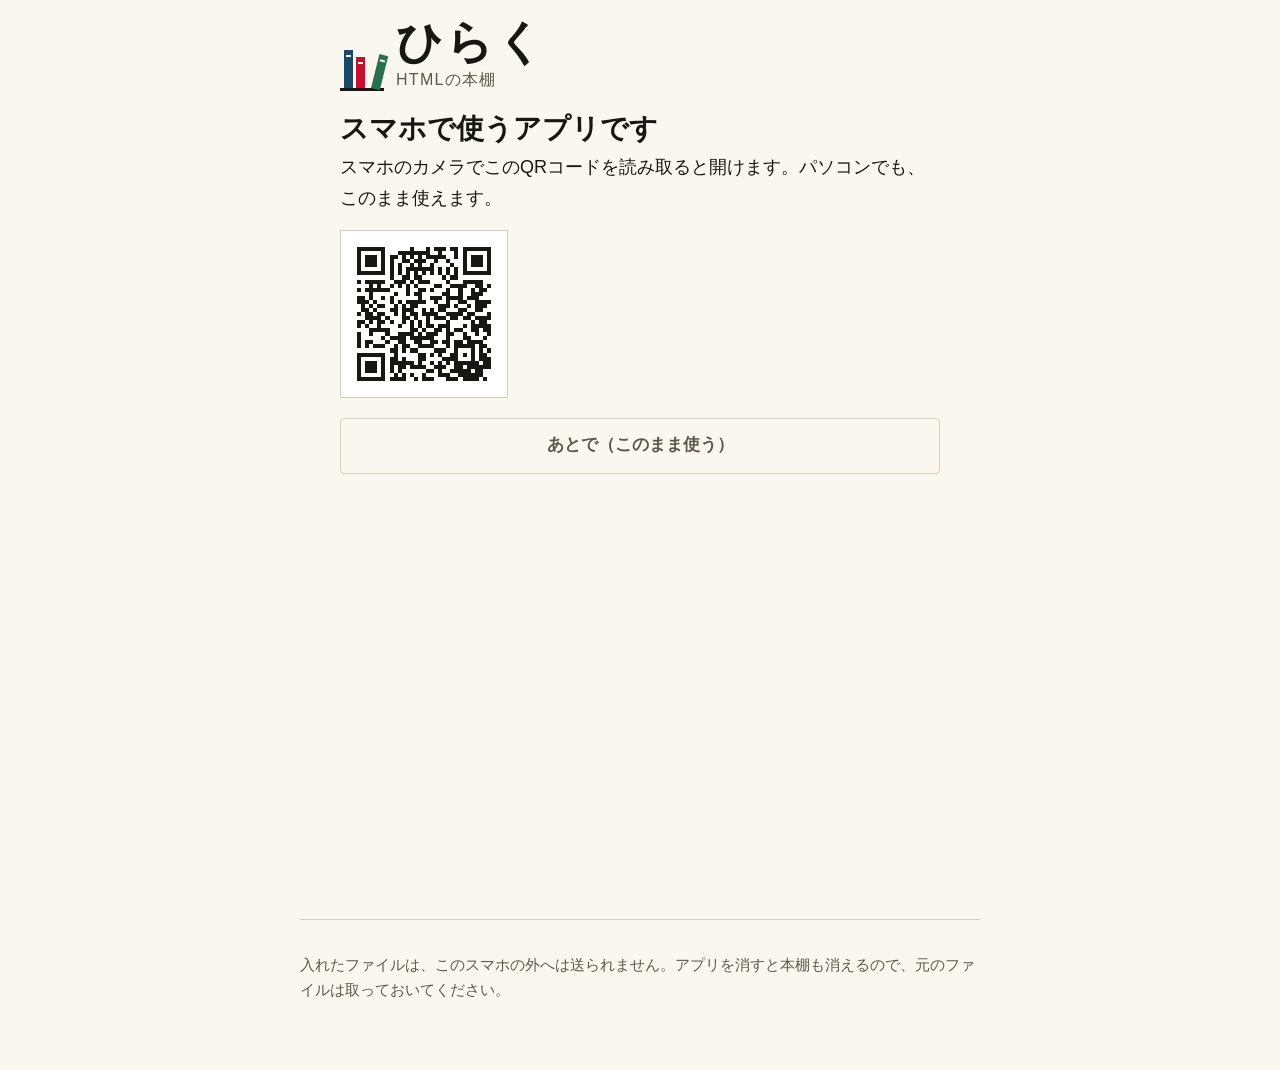
<file: index.html>
<!doctype html>
<html lang="ja">
<head>
<meta charset="utf-8">
<meta name="viewport" content="width=device-width, initial-scale=1, viewport-fit=cover">
<title>ひらく — HTMLの本棚</title>
<meta name="description" content="スマホでHTMLファイルをひらく本棚アプリ。入れたファイルはスマホの中だけに保存します。">
<meta name="theme-color" content="#faf7f0">
<meta name="mobile-web-app-capable" content="yes">
<meta name="apple-mobile-web-app-capable" content="yes">
<meta name="apple-mobile-web-app-title" content="ひらく">
<meta name="apple-mobile-web-app-status-bar-style" content="default">
<meta name="format-detection" content="telephone=no">
<link rel="manifest" href="manifest.webmanifest">
<link rel="icon" href="icons/icon-192.png" type="image/png">
<link rel="apple-touch-icon" href="icons/apple-touch-icon.png">
<link rel="stylesheet" href="app.css">
<script>
/* LINE の中で開かれたら、ふだんのブラウザ（Safari / Chrome）で開き直す（LINE 公式の openExternalBrowser=1） */
(function () {
  try {
    if (/\bLine\//i.test(navigator.userAgent) && !/[?&]openExternalBrowser=1/.test(location.search)) {
      location.replace(location.pathname + (location.search ? location.search + '&' : '?') + 'openExternalBrowser=1' + location.hash);
    }
  } catch (e) { /* そのまま */ }
})();
</script>
<script src="db.js"></script>
<script src="qr.js" defer></script>
<script type="module" src="app.js"></script>
</head>
<body>
<!-- SIGNATURE: 本棚の各行の左にある「背表紙」＝種類ごとの色帯＋縦書きの種類名（資料／アプリ／写真）。太さはファイルの大きさ -->
<!-- 例外: 手順の図（.fig）は空状態の飾り絵ではなく、押す所を示す説明図（スマホが苦手な人向けの勝利条件） -->

<main id="shelf" class="screen">
  <header class="top">
    <div class="brand">
      <div class="brand-mark" aria-hidden="true"><i></i><i></i><i></i></div>
      <div>
        <h1>ひらく</h1>
        <p>HTMLの本棚</p>
      </div>
    </div>
    <button class="btn-icon-text" id="toSettings" type="button">せってい</button>
  </header>

  <div class="strip" id="strip" hidden>
    <p>まだホーム画面に追加していません。<b>先に追加</b>してから、ファイルを入れてください。</p>
    <button type="button" id="stripBtn">追加のしかたを見る</button>
  </div>

  <div class="primary-wrap">
    <button id="pick" class="btn-primary" type="button" data-icon="plus">ファイルを入れる</button>
    <p class="hint">LINEなどで届いた資料やアプリのファイルを入れます。入れたファイルは、このスマホの中だけに保存されます。</p>
  </div>

  <div id="notice" aria-live="polite"></div>

  <div class="shelf-head"><h2>本棚</h2><span id="count"></span></div>
  <input id="filter" class="shelf-filter" type="search" placeholder="本棚の中を さがす" enterkeyhint="search" hidden>
  <ul id="list" class="shelf-list"></ul>

  <details class="howto" id="howto">
    <summary>LINEで届いたファイルの入れ方</summary>
    <div class="tabs" role="tablist">
      <button type="button" role="tab" data-os="ios">iPhone</button>
      <button type="button" role="tab" data-os="android">Android</button>
    </div>
    <ol class="steps" data-for="ios">
      <li><p>LINEのトークで、届いたファイルを押して開きます。</p></li>
      <li><p>共有ボタン<span class="ico-inline" data-icon="share"></span>を押し、<b>「“ファイル”に保存」</b>を選んで保存します。<span class="sub">保存する場所は「このiPhone内」がおすすめです。</span></p></li>
      <li><p>ひらくに戻って<b>「ファイルを入れる」</b>を押し、いま保存したファイルを選びます。<span class="sub">見つからないときは、下の「最近使った項目」を押してください。</span></p></li>
    </ol>
    <ol class="steps" data-for="android" hidden>
      <li><p>LINEのトークで、届いたファイルを押して保存します。</p></li>
      <li><p>ひらくに戻って<b>「ファイルを入れる」</b>を押し、<b>「ダウンロード」</b>の中から選びます。</p></li>
      <li><p>ファイルの<b>「共有」</b>に「ひらく」が出る機種では、そこから直接入れることもできます。</p></li>
    </ol>
  </details>

  <p class="foot">入れたファイルは、このスマホの外へは送られません。アプリを消すと本棚も消えるので、元のファイルは取っておいてください。</p>
</main>

<section id="viewer" hidden aria-label="表示">
  <header class="vbar">
    <button class="vback" id="vBack" type="button" data-icon="back">本棚</button>
    <div class="vtitle" id="vTitle"></div>
  </header>
  <div class="vsearch" id="vSearch" hidden>
    <span class="qwrap"><input id="q" type="search" placeholder="さがす言葉" enterkeyhint="search" autocomplete="off" aria-label="さがす言葉"><span class="count" id="qCount" aria-live="polite"></span></span>
    <button class="sq" id="qPrev" type="button">前へ</button>
    <button class="sq" id="qNext" type="button">次へ</button>
    <button class="sq" id="qClose" type="button" aria-label="さがすのをやめる">とじる</button>
  </div>
  <div class="vbanner" id="vBanner" aria-live="polite"></div>
  <div class="vbox" id="vBox"></div>
  <nav class="vtools" aria-label="表示の道具">
    <button type="button" id="tToc" data-icon="toc">目次</button>
    <button type="button" id="tFind" data-icon="search">さがす</button>
    <button type="button" id="tSize" data-icon="text">文字</button>
    <button type="button" id="tShare" data-icon="share">送る</button>
    <button type="button" id="tMore" data-icon="more">その他</button>
  </nav>
</section>

<section id="settings" class="screen" hidden>
  <div class="sbar">
    <button class="vback" id="sBack" type="button" data-icon="back">本棚</button>
    <h2>せってい</h2>
  </div>
  <div id="sBody"></div>
</section>

<input type="file" id="file" multiple hidden>
</body>
</html>
<!-- Created by : Yoshihito Shirasu -->
</file>
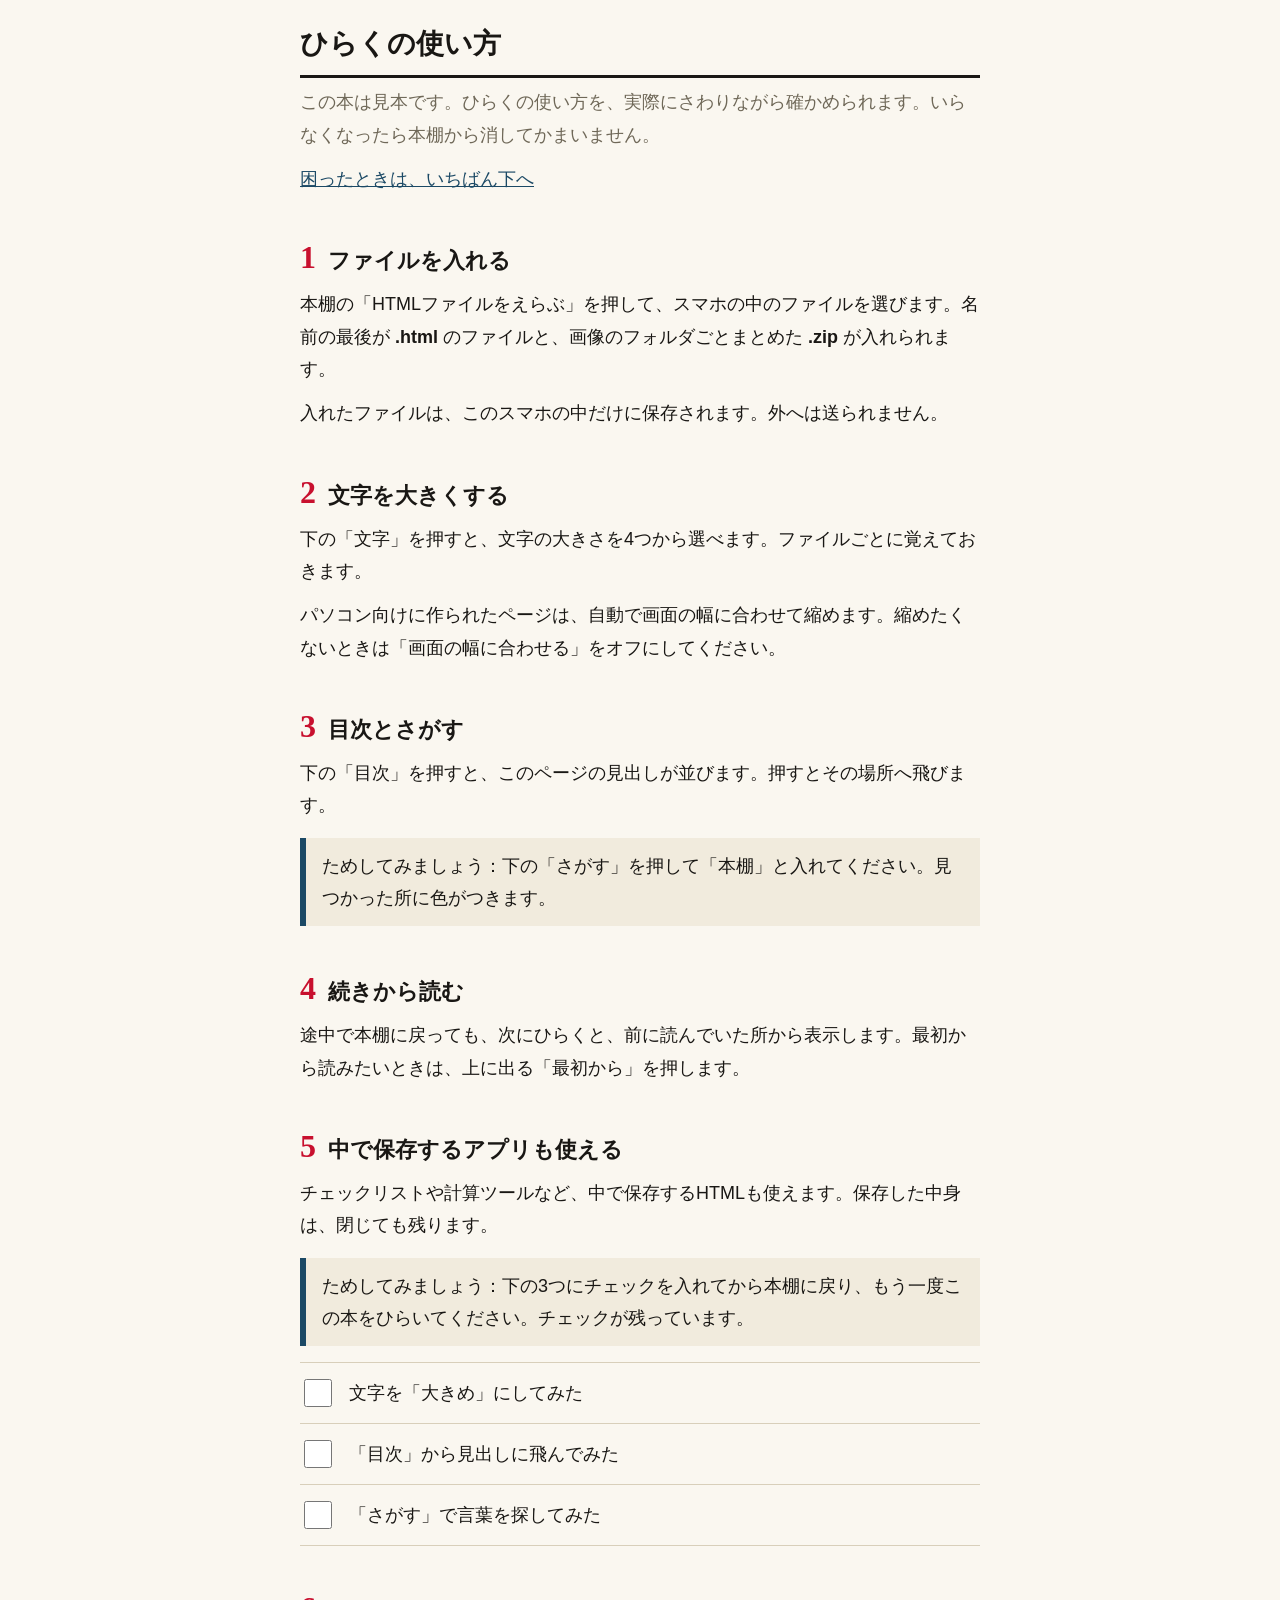
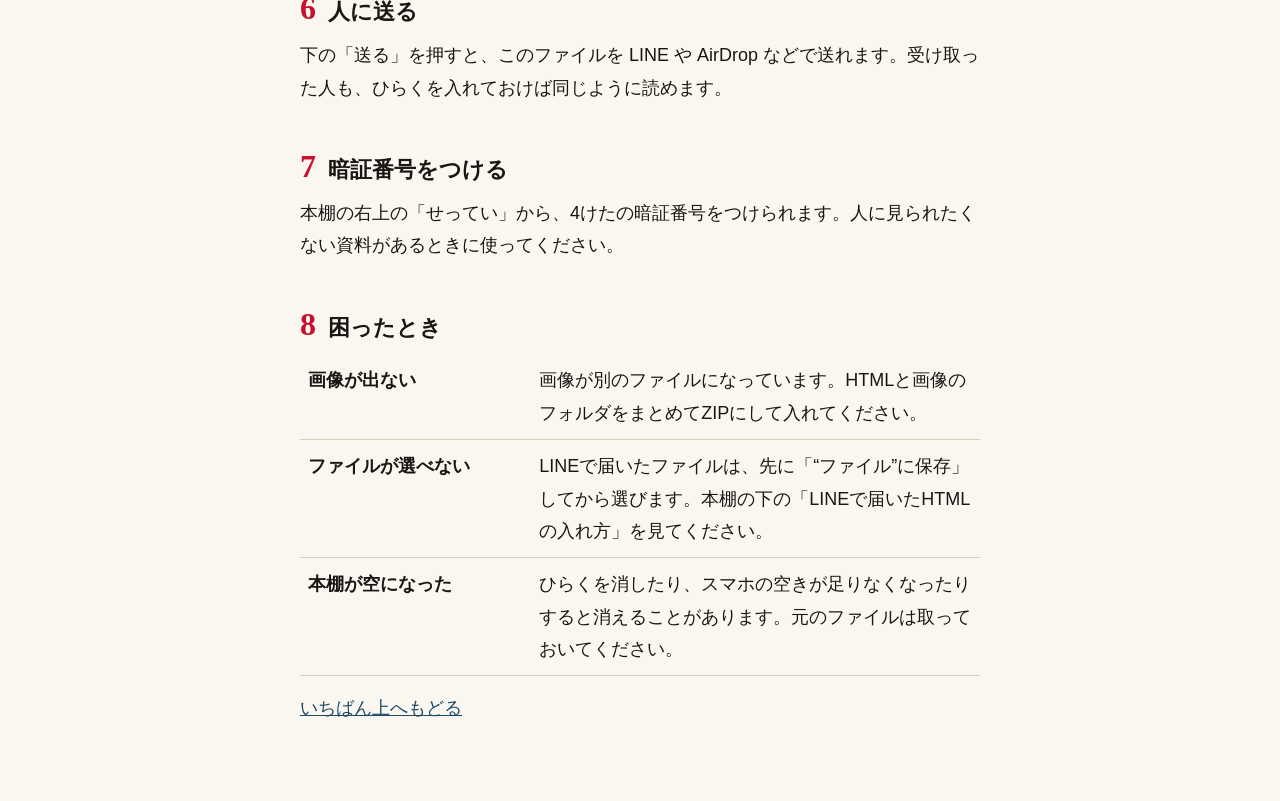
<file: sample/guide.html>
<!doctype html>
<html lang="ja">
<head>
<meta charset="utf-8">
<meta name="viewport" content="width=device-width, initial-scale=1">
<title>ひらくの使い方（さわって確かめる見本）</title>
<style>
  :root { --paper: #faf7f0; --paper2: #f1ebdd; --ink: #191714; --muted: #6f6858; --line: #d8cfba; --accent: #C8102E; --accent2: #1B4965; --ok: #2A6F4E; }
  body { margin: 0; background: var(--paper); color: var(--ink); font: 18px/1.8 "Hiragino Sans", "Hiragino Kaku Gothic ProN", "Noto Sans JP", "Yu Gothic", sans-serif; }
  main { max-width: 680px; margin: 0 auto; padding: 24px 20px 64px; }
  h1 { font: 700 28px/1.4 "Hiragino Mincho ProN", "Yu Mincho", "Noto Serif JP", serif; margin: 0 0 8px; padding-bottom: 12px; border-bottom: 3px solid var(--ink); }
  h2 { display: flex; gap: 12px; align-items: baseline; font: 700 22px/1.4 "Hiragino Mincho ProN", "Yu Mincho", "Noto Serif JP", serif; margin: 40px 0 8px; }
  h2 span { color: var(--accent); font-size: 32px; }
  p { margin: 0 0 12px; }
  .lead { color: var(--muted); }
  .point { margin: 16px 0; padding: 12px 16px; border-left: 6px solid var(--accent2); background: var(--paper2); }
  .check { list-style: none; padding: 0; margin: 12px 0; border-top: 1px solid var(--line); }
  .check label { display: flex; gap: 14px; align-items: center; min-height: 60px; border-bottom: 1px solid var(--line); }
  .check input { width: 28px; height: 28px; accent-color: var(--ok); flex: none; }
  .done { color: var(--ok); font-weight: 700; }
  a { color: var(--accent2); }
  table { border-collapse: collapse; width: 100%; margin: 8px 0 16px; }
  th, td { text-align: left; vertical-align: top; padding: 10px 8px; border-bottom: 1px solid var(--line); }
  th { width: 34%; font-weight: 700; }
</style>
</head>
<body>
<main>
  <h1>ひらくの使い方</h1>
  <p class="lead">この本は見本です。ひらくの使い方を、実際にさわりながら確かめられます。いらなくなったら本棚から消してかまいません。</p>
  <p><a href="#trouble">困ったときは、いちばん下へ</a></p>

  <h2><span>1</span>ファイルを入れる</h2>
  <p>本棚の「HTMLファイルをえらぶ」を押して、スマホの中のファイルを選びます。名前の最後が <b>.html</b> のファイルと、画像のフォルダごとまとめた <b>.zip</b> が入れられます。</p>
  <p>入れたファイルは、このスマホの中だけに保存されます。外へは送られません。</p>

  <h2><span>2</span>文字を大きくする</h2>
  <p>下の「文字」を押すと、文字の大きさを4つから選べます。ファイルごとに覚えておきます。</p>
  <p>パソコン向けに作られたページは、自動で画面の幅に合わせて縮めます。縮めたくないときは「画面の幅に合わせる」をオフにしてください。</p>

  <h2><span>3</span>目次とさがす</h2>
  <p>下の「目次」を押すと、このページの見出しが並びます。押すとその場所へ飛びます。</p>
  <div class="point">ためしてみましょう：下の「さがす」を押して「本棚」と入れてください。見つかった所に色がつきます。</div>

  <h2><span>4</span>続きから読む</h2>
  <p>途中で本棚に戻っても、次にひらくと、前に読んでいた所から表示します。最初から読みたいときは、上に出る「最初から」を押します。</p>

  <h2><span>5</span>中で保存するアプリも使える</h2>
  <p>チェックリストや計算ツールなど、中で保存するHTMLも使えます。保存した中身は、閉じても残ります。</p>
  <div class="point">ためしてみましょう：下の3つにチェックを入れてから本棚に戻り、もう一度この本をひらいてください。チェックが残っています。</div>
  <ul class="check" id="check">
    <li><label><input type="checkbox" data-k="a">文字を「大きめ」にしてみた</label></li>
    <li><label><input type="checkbox" data-k="b">「目次」から見出しに飛んでみた</label></li>
    <li><label><input type="checkbox" data-k="c">「さがす」で言葉を探してみた</label></li>
  </ul>
  <p id="checkMsg"></p>

  <h2><span>6</span>人に送る</h2>
  <p>下の「送る」を押すと、このファイルを LINE や AirDrop などで送れます。受け取った人も、ひらくを入れておけば同じように読めます。</p>

  <h2><span>7</span>暗証番号をつける</h2>
  <p>本棚の右上の「せってい」から、4けたの暗証番号をつけられます。人に見られたくない資料があるときに使ってください。</p>

  <h2 id="trouble"><span>8</span>困ったとき</h2>
  <table>
    <tr><th>画像が出ない</th><td>画像が別のファイルになっています。HTMLと画像のフォルダをまとめてZIPにして入れてください。</td></tr>
    <tr><th>ファイルが選べない</th><td>LINEで届いたファイルは、先に「“ファイル”に保存」してから選びます。本棚の下の「LINEで届いたHTMLの入れ方」を見てください。</td></tr>
    <tr><th>本棚が空になった</th><td>ひらくを消したり、スマホの空きが足りなくなったりすると消えることがあります。元のファイルは取っておいてください。</td></tr>
  </table>
  <p><a href="#">いちばん上へもどる</a></p>
</main>
<script>
  (function () {
    var KEY = 'hiraku-guide-check';
    var saved = {};
    try { saved = JSON.parse(localStorage.getItem(KEY) || '{}'); } catch (e) { saved = {}; }
    var boxes = document.querySelectorAll('#check input');
    function paint() {
      var n = 0;
      boxes.forEach(function (b) { if (b.checked) n++; });
      var msg = document.getElementById('checkMsg');
      msg.textContent = n === 3 ? 'ぜんぶできました。これで使い方はばっちりです。' : (n ? n + ' / 3 できました。' : '');
      msg.className = n === 3 ? 'done' : '';
    }
    boxes.forEach(function (b) {
      b.checked = !!saved[b.dataset.k];
      b.addEventListener('change', function () {
        saved[b.dataset.k] = b.checked;
        try { localStorage.setItem(KEY, JSON.stringify(saved)); } catch (e) { /* 保存できない */ }
        paint();
      });
    });
    paint();
  })();
</script>
</body>
</html>
<!-- Created by : Yoshihito Shirasu -->
</file>
<file: app.css>
/* ひらく — 画面の見た目
   色・角丸は ZC Design System「エディトリアル誌風」の値（tokens.css）をそのまま写したもの。
   SIGNATURE: 本棚の各行の左にある「背表紙」＝種類ごとの色帯＋縦書きの種類名（資料／アプリ／セット）
   書体の例外: 和文は端末の標準書体（ヒラギノ／Noto）。スマホが苦手な方の読みやすさと、
   電波が無くても同じ見た目で開けることを優先し、Webフォントは読み込まない。 */
:root {
  --paper: #faf7f0; --paper2: #f1ebdd; --ink: #191714; --muted: #5e574a;
  --line: #d8cfba; --accent: #C8102E; --accent2: #1B4965; --gold: #c2a15a;
  --ok: #2A6F4E; --warn: #9C6B1F; --err: #B3261E;
  --shadow: 0 1px 0 rgba(25,23,20,.06), 0 12px 32px -18px rgba(25,23,20,.35);
  --ring: rgba(200,16,46,.28);
  --r-ctl: 4px; --r-card: 8px;
  --font-body: "Hiragino Sans", "Hiragino Kaku Gothic ProN", "Noto Sans JP", "Noto Sans CJK JP", "Yu Gothic", "Meiryo", sans-serif;
  --font-display: "Hiragino Mincho ProN", "Yu Mincho", "Noto Serif JP", "Noto Serif CJK JP", serif;
  --top: env(safe-area-inset-top, 0px);
  --bottom: env(safe-area-inset-bottom, 0px);
  color-scheme: light;
}
* { box-sizing: border-box; }
html, body { margin: 0; height: 100%; }
body {
  background: var(--paper); color: var(--ink);
  font: 18px/1.7 var(--font-body);
  -webkit-text-size-adjust: 100%; text-size-adjust: 100%;
  -webkit-tap-highlight-color: transparent;
  overscroll-behavior-y: none;
}
button, input { font: inherit; color: inherit; }
button { cursor: pointer; -webkit-user-select: none; user-select: none; touch-action: manipulation; }
:focus-visible { outline: 3px solid var(--ring); outline-offset: 2px; }
[hidden] { display: none !important; }
svg { flex: none; }

.screen { min-height: 100%; }

/* ---------- 本棚 ---------- */
#shelf { max-width: 720px; margin: 0 auto; padding: calc(var(--top) + 20px) 20px calc(var(--bottom) + 52px); }
.top { display: flex; align-items: flex-end; justify-content: space-between; gap: 12px; padding-bottom: 20px; border-bottom: 3px solid var(--ink); }
.brand { display: flex; align-items: flex-end; gap: 12px; }
/* 小さな本棚：3冊（1冊は立てかけ）＋棚板。題箋の白い線で「本の背」と分かるようにする */
.brand-mark { display: flex; gap: 3px; height: 46px; align-items: flex-end; padding: 0 4px; margin-bottom: 6px; border-bottom: 3px solid var(--ink); }
.brand-mark i { display: block; width: 9px; position: relative; }
.brand-mark i::before { content: ""; position: absolute; left: 2px; right: 2px; top: 5px; height: 2px; background: var(--paper); }
.brand-mark i:nth-child(1) { height: 38px; background: var(--accent2); }
.brand-mark i:nth-child(2) { height: 31px; background: var(--accent); }
.brand-mark i:nth-child(3) { height: 35px; background: var(--ok); margin-left: 3px; transform: rotate(14deg); transform-origin: 0 100%; }
.brand h1 { margin: 0; font: 700 38px/1 var(--font-display); letter-spacing: .06em; }
.brand p { margin: 0 0 4px; font-size: 16px; color: var(--muted); letter-spacing: .08em; }

.strip { display: flex; flex-direction: column; gap: 8px; margin-top: 16px; padding: 12px 16px; border-left: 6px solid var(--accent); background: var(--paper2); }
.strip p { margin: 0; font-size: 17px; }
.strip button { align-self: flex-start; min-height: 56px; padding: 0 20px; background: var(--accent); color: #fff; border: 0; border-radius: var(--r-ctl); font-size: 17px; font-weight: 700; }
.btn-icon-text { display: inline-flex; align-items: center; gap: 6px; min-height: 56px; padding: 0 16px; background: none; border: 1px solid var(--line); border-radius: var(--r-ctl); font-size: 16px; font-weight: 700; color: var(--ink); }

.primary-wrap { padding: 20px 0 12px; }
.btn-primary {
  display: flex; align-items: center; justify-content: center; gap: 10px; width: 100%; min-height: 68px;
  background: var(--accent2); color: #fff; border: 0; border-radius: var(--r-card);
  font-size: 21px; font-weight: 700; letter-spacing: .04em;
}
.btn-primary:active { filter: brightness(.9); }
.hint { margin: 8px 0 0; font-size: 18px; color: var(--muted); line-height: 1.6; }

.banner { display: flex; flex-direction: column; gap: 8px; margin: 12px 0; padding: 12px 16px; border-left: 6px solid var(--accent2); background: var(--paper2); font-size: 17px; line-height: 1.6; }
.banner.err { border-left-color: var(--err); }
.banner.ok { border-left-color: var(--ok); }
.banner p { margin: 0; }
.banner .acts { display: flex; gap: 8px; justify-content: flex-end; flex-wrap: wrap; }
.banner button { min-height: 56px; padding: 0 18px; background: #fff; border: 1px solid var(--line); border-radius: var(--r-ctl); font-weight: 700; font-size: 16px; }
/* 板・案内・ロックが出ている間は、後ろの本棚を動かさない */
body:has(.install), body:has(.lock), body:has(.sheet-back) { overflow: hidden; }

.shelf-head { display: flex; align-items: baseline; justify-content: space-between; margin: 20px 0 0; }
.shelf-head h2 { margin: 0; font: 700 20px/1.4 var(--font-display); letter-spacing: .06em; }
.shelf-head span { font-size: 16px; color: var(--muted); font-variant-numeric: tabular-nums; }
.shelf-filter { width: 100%; min-height: 52px; margin-top: 12px; padding: 0 16px; border: 1px solid var(--line); border-radius: var(--r-ctl); background: #fff; font-size: 18px; }

/* 本棚＝行の高さいっぱいの背表紙が左に並び、いちばん下に太い棚板 */
.shelf-list { list-style: none; margin: 12px 0 0; padding: 0; border-top: 1px solid var(--line); border-bottom: 6px solid var(--ink); }
.book { display: flex; align-items: stretch; min-height: 104px; border-bottom: 1px solid var(--line); }
.book:last-child { border-bottom: 0; }
.book-open { flex: 1; display: flex; align-items: stretch; gap: 0; min-width: 0; padding: 0; background: none; border: 0; text-align: left; }
.book-open:active { background: var(--paper2); }
.spine {
  position: relative; flex: none; width: var(--w, 50px); display: flex; align-items: center; justify-content: center;
  writing-mode: vertical-rl; text-orientation: upright;
  color: #fff; font: 700 16px/1 var(--font-body); letter-spacing: .2em;
}
/* 題箋の線（天と地） */
.spine::before, .spine::after { content: ""; position: absolute; left: 7px; right: 7px; height: 2px; background: rgba(250, 247, 240, .6); }
.spine::before { top: 10px; }
.spine::after { bottom: 10px; }
.spine.k-資料 { background: var(--accent2); }
.spine.k-アプリ { background: var(--accent); }
.spine.k-写真 { background: var(--ok); }
.book-body { flex: 1; min-width: 0; padding: 12px 8px 12px 16px; display: flex; flex-direction: column; justify-content: center; gap: 4px; }
.book-title { font: 700 19px/1.45 var(--font-display); display: -webkit-box; -webkit-line-clamp: 2; -webkit-box-orient: vertical; overflow: hidden; word-break: break-all; }
.book-meta { font-size: 17px; color: var(--muted); font-variant-numeric: tabular-nums; }
.book-meta b { color: var(--accent); font-weight: 700; }
.book-more { flex: none; width: 68px; background: none; border: 0; border-left: 1px solid var(--line); color: var(--muted); display: flex; flex-direction: column; align-items: center; justify-content: center; gap: 2px; padding: 0; font-size: 14px; font-weight: 700; white-space: nowrap; }
.book-more:active { background: var(--paper2); }
.book.new .book-title::after { content: "　新しく入れました"; font: 700 14px var(--font-body); color: var(--accent); }

.howto { margin-top: 32px; border-top: 3px solid var(--ink); }
.howto summary { list-style: none; display: flex; align-items: center; justify-content: space-between; min-height: 64px; font: 700 20px/1.4 var(--font-display); cursor: pointer; }
.howto summary::-webkit-details-marker { display: none; }
.howto summary::after { content: "ひらく ▾"; font: 700 15px var(--font-body); color: var(--accent2); }
.howto[open] summary::after { content: "とじる ▴"; }
.tabs { display: flex; gap: 8px; margin: 4px 0 12px; }
.tabs button { flex: 1; min-height: 52px; border: 1px solid var(--line); background: #fff; border-radius: var(--r-ctl); font-weight: 700; }
.tabs button[aria-selected="true"] { background: var(--ink); color: #fff; border-color: var(--ink); }
.steps { list-style: none; margin: 0; padding: 0; counter-reset: s; }
.steps li { position: relative; display: flex; gap: 16px; align-items: flex-start; padding: 16px 0; border-bottom: 1px solid var(--line); }
.steps li::before { counter-increment: s; content: counter(s); flex: none; width: 44px; font: 700 40px/1 var(--font-display); color: var(--accent); text-align: center; }
.steps p { margin: 0; }
.steps.alt li::before { content: counter(s, katakana); font-size: 30px; color: var(--accent2); }
.steps .sub { display: block; margin-top: 4px; font-size: 16px; color: var(--muted); }
.ico-inline { display: inline-flex; vertical-align: -6px; width: 30px; height: 30px; align-items: center; justify-content: center; border: 1px solid var(--line); border-radius: var(--r-ctl); background: #fff; color: var(--accent2); margin: 0 2px; }
.foot { margin-top: 32px; font-size: 15px; color: var(--muted); }

/* ---------- 表示 ---------- */
#viewer { position: fixed; inset: 0; display: flex; flex-direction: column; background: var(--paper); z-index: 10; }
.vbar { flex: none; display: flex; align-items: center; gap: 4px; min-height: 56px; padding: var(--top) 8px 0 4px; border-bottom: 1px solid var(--line); background: var(--paper); }
.vback { display: inline-flex; align-items: center; gap: 2px; min-height: 52px; padding: 0 12px 0 4px; background: none; border: 0; font-size: 17px; font-weight: 700; color: var(--accent2); }
.vtitle { flex: 1; min-width: 0; font: 700 16px/1.3 var(--font-display); white-space: nowrap; overflow: hidden; text-overflow: ellipsis; }
.vsearch { flex: none; display: flex; align-items: center; gap: 6px; padding: 8px; border-bottom: 1px solid var(--line); background: var(--paper2); }
.vsearch .qwrap { position: relative; flex: 1; min-width: 0; }
.vsearch input { width: 100%; min-height: 56px; padding: 0 76px 0 12px; border: 1px solid var(--line); border-radius: var(--r-ctl); background: #fff; font-size: 18px; }
.vsearch .count { position: absolute; right: 10px; top: 50%; transform: translateY(-50%); font-size: 16px; font-weight: 700; font-variant-numeric: tabular-nums; color: var(--muted); pointer-events: none; }
.sq { flex: none; min-width: 58px; height: 56px; padding: 0 8px; display: inline-flex; align-items: center; justify-content: center; background: #fff; border: 1px solid var(--line); border-radius: var(--r-ctl); font-size: 16px; font-weight: 700; }
.vbanner .banner { margin: 0; border-radius: 0; }
.vbox { flex: 1; position: relative; background: #fff; min-height: 0; overflow: hidden; }
.vbox iframe { position: absolute; top: 0; left: 0; width: 100%; height: 100%; border: 0; display: block; background: #fff; transform-origin: 0 0; }
.vstatus { position: absolute; inset: 0; display: flex; align-items: center; justify-content: center; padding: 20px; background: var(--paper); font-size: 18px; color: var(--muted); text-align: center; }
.vtools { flex: none; display: grid; grid-template-columns: repeat(5, 1fr); border-top: 1px solid var(--line); background: var(--paper); padding-bottom: var(--bottom); }
.vtools button { min-height: 72px; display: flex; flex-direction: column; align-items: center; justify-content: center; gap: 2px; background: none; border: 0; font-size: 18px; font-weight: 700; color: var(--ink); }
.vtools button:active { background: var(--paper2); }
.vtools button[aria-pressed="true"] { color: var(--accent); }
#viewer.full .vbar, #viewer.full .vtools, #viewer.full .vsearch { display: none; }
.unfull { position: absolute; top: calc(var(--top) + 8px); right: 8px; z-index: 3; min-height: 56px; padding: 0 14px; background: rgba(25,23,20,.78); color: #fff; border: 0; border-radius: var(--r-ctl); font-size: 15px; font-weight: 700; }

/* ---------- 下から出る板 ---------- */
.sheet-back { position: fixed; inset: 0; z-index: 40; background: rgba(25,23,20,.45); display: flex; align-items: flex-end; justify-content: center; }
.sheet { width: 100%; max-width: 640px; max-height: 86vh; overflow: auto; background: var(--paper); border-radius: var(--r-card) var(--r-card) 0 0; box-shadow: var(--shadow); padding: 8px 20px calc(var(--bottom) + 20px); -webkit-overflow-scrolling: touch; }
.sheet-head { position: sticky; top: -8px; display: flex; align-items: center; justify-content: space-between; gap: 12px; padding: 12px 0; background: var(--paper); border-bottom: 1px solid var(--line); }
.sheet-head h3 { margin: 0; font: 700 20px/1.4 var(--font-display); }
.sheet-head button { min-height: 56px; padding: 0 18px; background: #fff; border: 1px solid var(--line); border-radius: var(--r-ctl); font-weight: 700; font-size: 16px; }
.menu { list-style: none; margin: 0; padding: 0; }
.menu button { width: 100%; display: flex; align-items: center; gap: 14px; min-height: 64px; padding: 0 4px; background: none; border: 0; border-bottom: 1px solid var(--line); font-size: 18px; font-weight: 700; text-align: left; }
.menu button:active { background: var(--paper2); }
.menu button.danger { color: var(--err); }
.menu .lv2 { padding-left: 24px; font-weight: 400; }
.menu .lv3 { padding-left: 44px; font-weight: 400; font-size: 17px; }
.empty { padding: 20px 0; color: var(--muted); }
.sizes { display: grid; grid-template-columns: repeat(2, 1fr); gap: 8px; margin: 16px 0; }
.sizes button { min-height: 88px; display: flex; align-items: center; justify-content: center; gap: 12px; background: #fff; border: 1px solid var(--line); border-radius: var(--r-ctl); font-size: 17px; font-weight: 700; }
.sizes button b { font: 700 var(--fs) / 1 var(--font-display); }
.sizes button[aria-pressed="true"] { border: 3px solid var(--accent); }
.fitbox { padding: 12px 0 16px; border-top: 1px solid var(--line); border-bottom: 1px solid var(--line); }
.fitbox p { margin: 0 0 10px; }
.fitbox small { display: block; font-size: 16px; color: var(--muted); line-height: 1.5; }
.dest { margin: 16px 0 4px; font: 700 22px/1.4 var(--font-display); word-break: break-all; }
.small-url { font-size: 14px; word-break: break-all; color: var(--muted); }
.fig { display: block; max-width: 320px; margin-top: 10px; }
.fig svg { display: block; width: 100%; height: auto; font-family: var(--font-body); }
.install-sub { margin: 28px 0 0; font: 700 20px/1.4 var(--font-display); }
.switch { display: flex; align-items: center; justify-content: space-between; gap: 16px; min-height: 72px; padding: 8px 0; border-top: 1px solid var(--line); border-bottom: 1px solid var(--line); }
.switch p { margin: 0; }
.switch small { display: block; font-size: 15px; color: var(--muted); line-height: 1.5; }
.switch button { flex: none; min-width: 88px; min-height: 52px; border-radius: var(--r-ctl); border: 1px solid var(--line); background: #fff; font-weight: 700; }
.switch button[aria-pressed="true"] { background: var(--ok); color: #fff; border-color: var(--ok); }
.field { width: 100%; min-height: 56px; margin: 16px 0; padding: 0 14px; border: 1px solid var(--line); border-radius: var(--r-ctl); background: #fff; font-size: 18px; }
.row-btns { display: flex; gap: 8px; margin-top: 8px; }
.row-btns button { flex: 1; min-height: 60px; border-radius: var(--r-ctl); border: 1px solid var(--line); background: #fff; font-size: 18px; font-weight: 700; }
.row-btns .go { background: var(--accent2); color: #fff; border-color: var(--accent2); }
.row-btns .bad { background: var(--err); color: #fff; border-color: var(--err); }

/* ---------- せってい ---------- */
#settings { max-width: 720px; margin: 0 auto; padding: calc(var(--top) + 8px) 20px calc(var(--bottom) + 52px); }
.sbar { display: flex; align-items: center; gap: 8px; min-height: 60px; border-bottom: 3px solid var(--ink); }
.sbar h2 { margin: 0; font: 700 24px/1.3 var(--font-display); }
.sect { padding: 20px 0; border-bottom: 1px solid var(--line); }
.sect h3 { margin: 0 0 8px; font: 700 20px/1.4 var(--font-display); }
.sect p { margin: 0 0 12px; }
.sect .muted { color: var(--muted); font-size: 17px; }
.choice { display: flex; gap: 8px; flex-wrap: wrap; }
.choice button { flex: 1 1 0; min-height: 56px; border: 1px solid var(--line); background: #fff; border-radius: var(--r-ctl); font-weight: 700; }
.choice button[aria-pressed="true"] { border: 3px solid var(--accent); }
.stack { display: grid; gap: 8px; }
.stack button { min-height: 60px; border: 1px solid var(--line); background: #fff; border-radius: var(--r-ctl); font-size: 18px; font-weight: 700; }
.stack .go { background: var(--accent2); color: #fff; border-color: var(--accent2); }
.stack .danger { color: var(--err); }
.qr-wrap { display: flex; gap: 16px; align-items: center; flex-wrap: wrap; margin-bottom: 12px; }
.qr-wrap svg { width: 168px; height: 168px; background: #fff; padding: 8px; border: 1px solid var(--line); }
.qr-wrap code { flex: 1 1 200px; font-size: 14px; word-break: break-all; color: var(--muted); }

/* ---------- 暗証番号 ---------- */
.lock { position: fixed; inset: 0; z-index: 60; background: var(--paper); display: flex; flex-direction: column; align-items: center; justify-content: center; padding: calc(var(--top) + 16px) 20px calc(var(--bottom) + 16px); }
.lock h2 { margin: 0; font: 700 22px/1.4 var(--font-display); text-align: center; }
.dots { display: flex; gap: 20px; margin: 20px 0 8px; }
.dots i { width: 20px; height: 20px; border-radius: 50%; border: 2px solid var(--ink); }
.dots i.on { background: var(--ink); }
.lock-msg { min-height: 30px; margin: 0 0 12px; color: var(--err); font-weight: 700; text-align: center; }
.pad { display: grid; grid-template-columns: repeat(3, 88px); gap: 12px; }
.pad button { height: 76px; border: 1px solid var(--line); background: #fff; border-radius: var(--r-card); font: 700 30px/1 var(--font-body); font-variant-numeric: tabular-nums; }
.pad button:active { background: var(--paper2); }
.pad .small { padding: 0; font-size: 15px; font-weight: 700; color: var(--accent2); white-space: nowrap; }
.shake { animation: shake .3s; }
@keyframes shake { 25% { transform: translateX(-10px); } 75% { transform: translateX(10px); } }
.cover { position: fixed; inset: 0; z-index: 70; background: var(--paper); display: flex; align-items: center; justify-content: center; }
.cover b { font: 700 38px var(--font-display); letter-spacing: .06em; }

/* ---------- ホームに追加の案内 ---------- */
.install { position: fixed; inset: 0; z-index: 50; overflow: auto; background: var(--paper); padding: calc(var(--top) + 20px) 20px calc(var(--bottom) + 32px); }
.install-in { max-width: 600px; margin: 0 auto; }
.install h2 { margin: 12px 0 4px; font: 700 28px/1.4 var(--font-display); }
.install .lead { margin: 0 0 16px; }
.install .warn { margin: 16px 0; padding: 12px 16px; border-left: 6px solid var(--accent); background: var(--paper2); font-size: 17px; }
.install .later { display: block; width: 100%; min-height: 56px; margin-top: 20px; background: none; border: 1px solid var(--line); border-radius: var(--r-ctl); font-size: 17px; font-weight: 700; color: var(--muted); }

@media (min-width: 760px) {
  .brand h1 { font-size: 46px; }
  .book { min-height: 104px; }
}
/* Created by : Yoshihito Shirasu */
</file>
